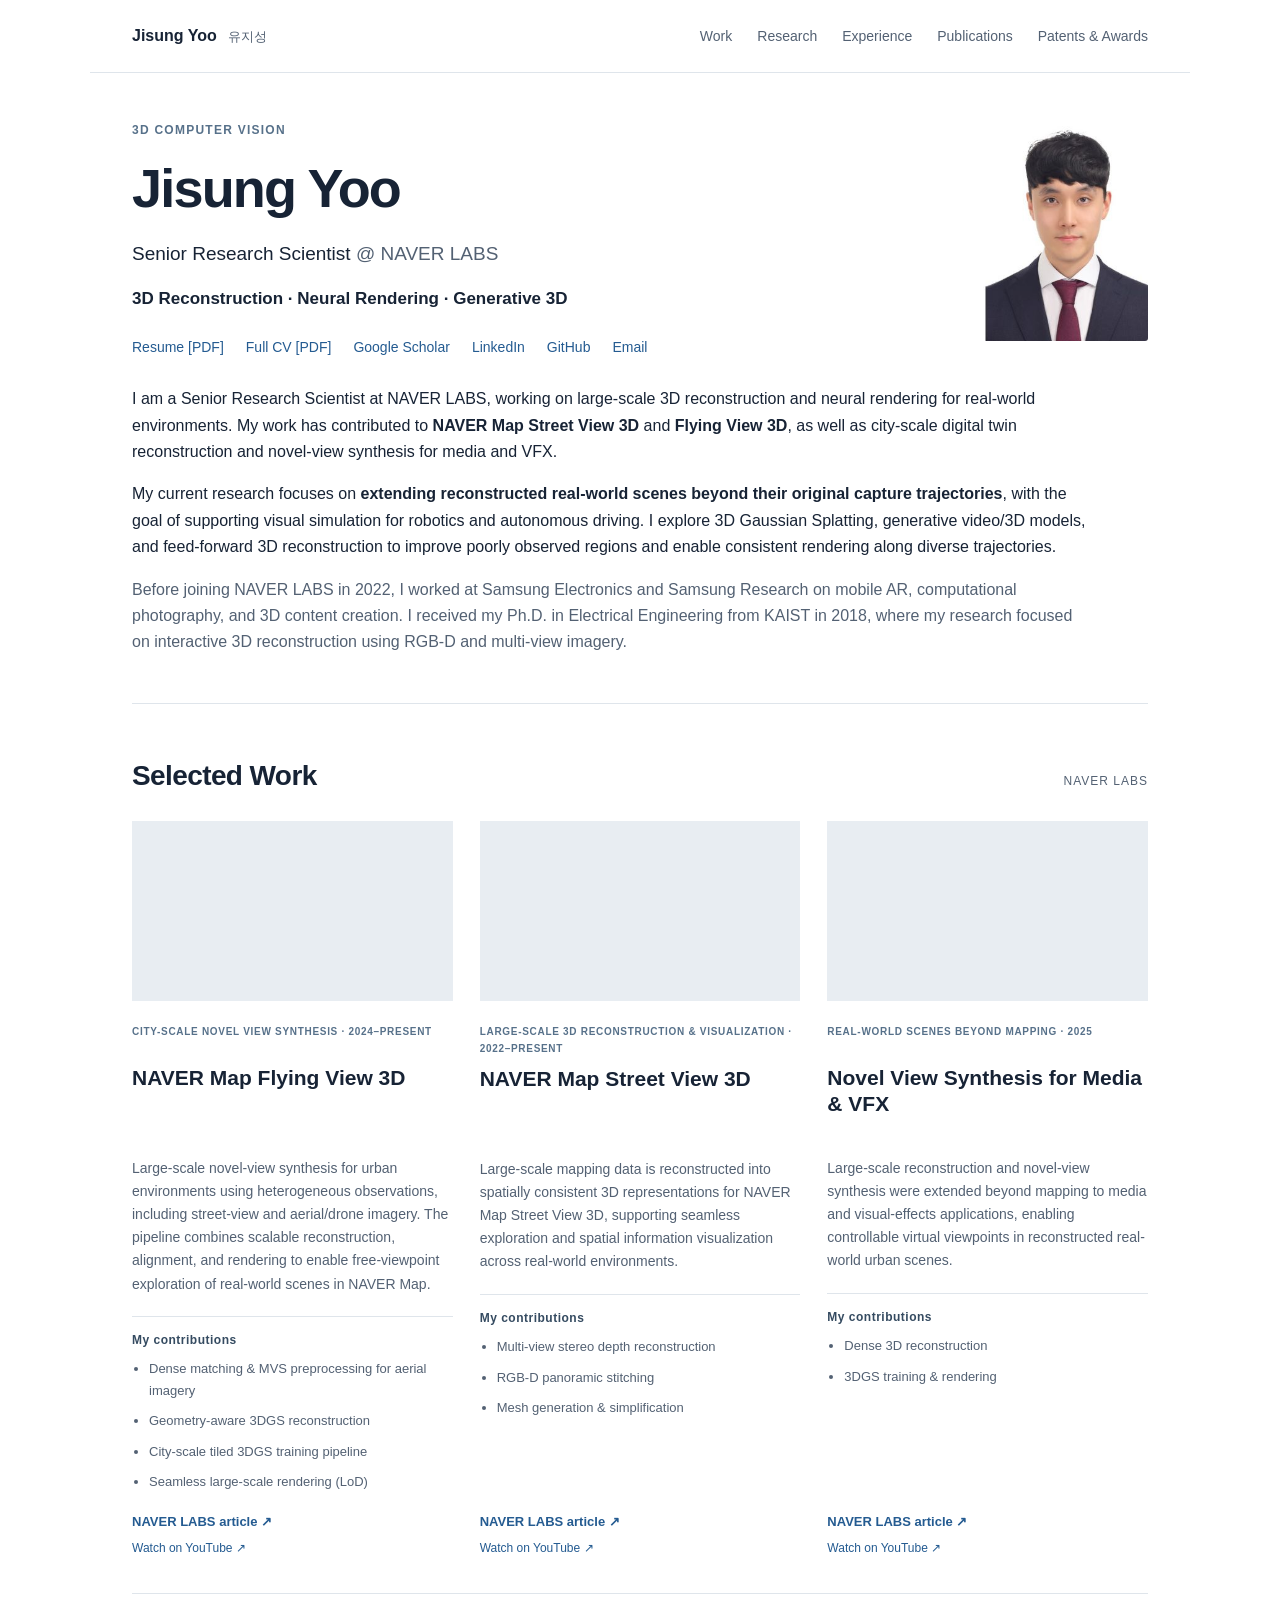
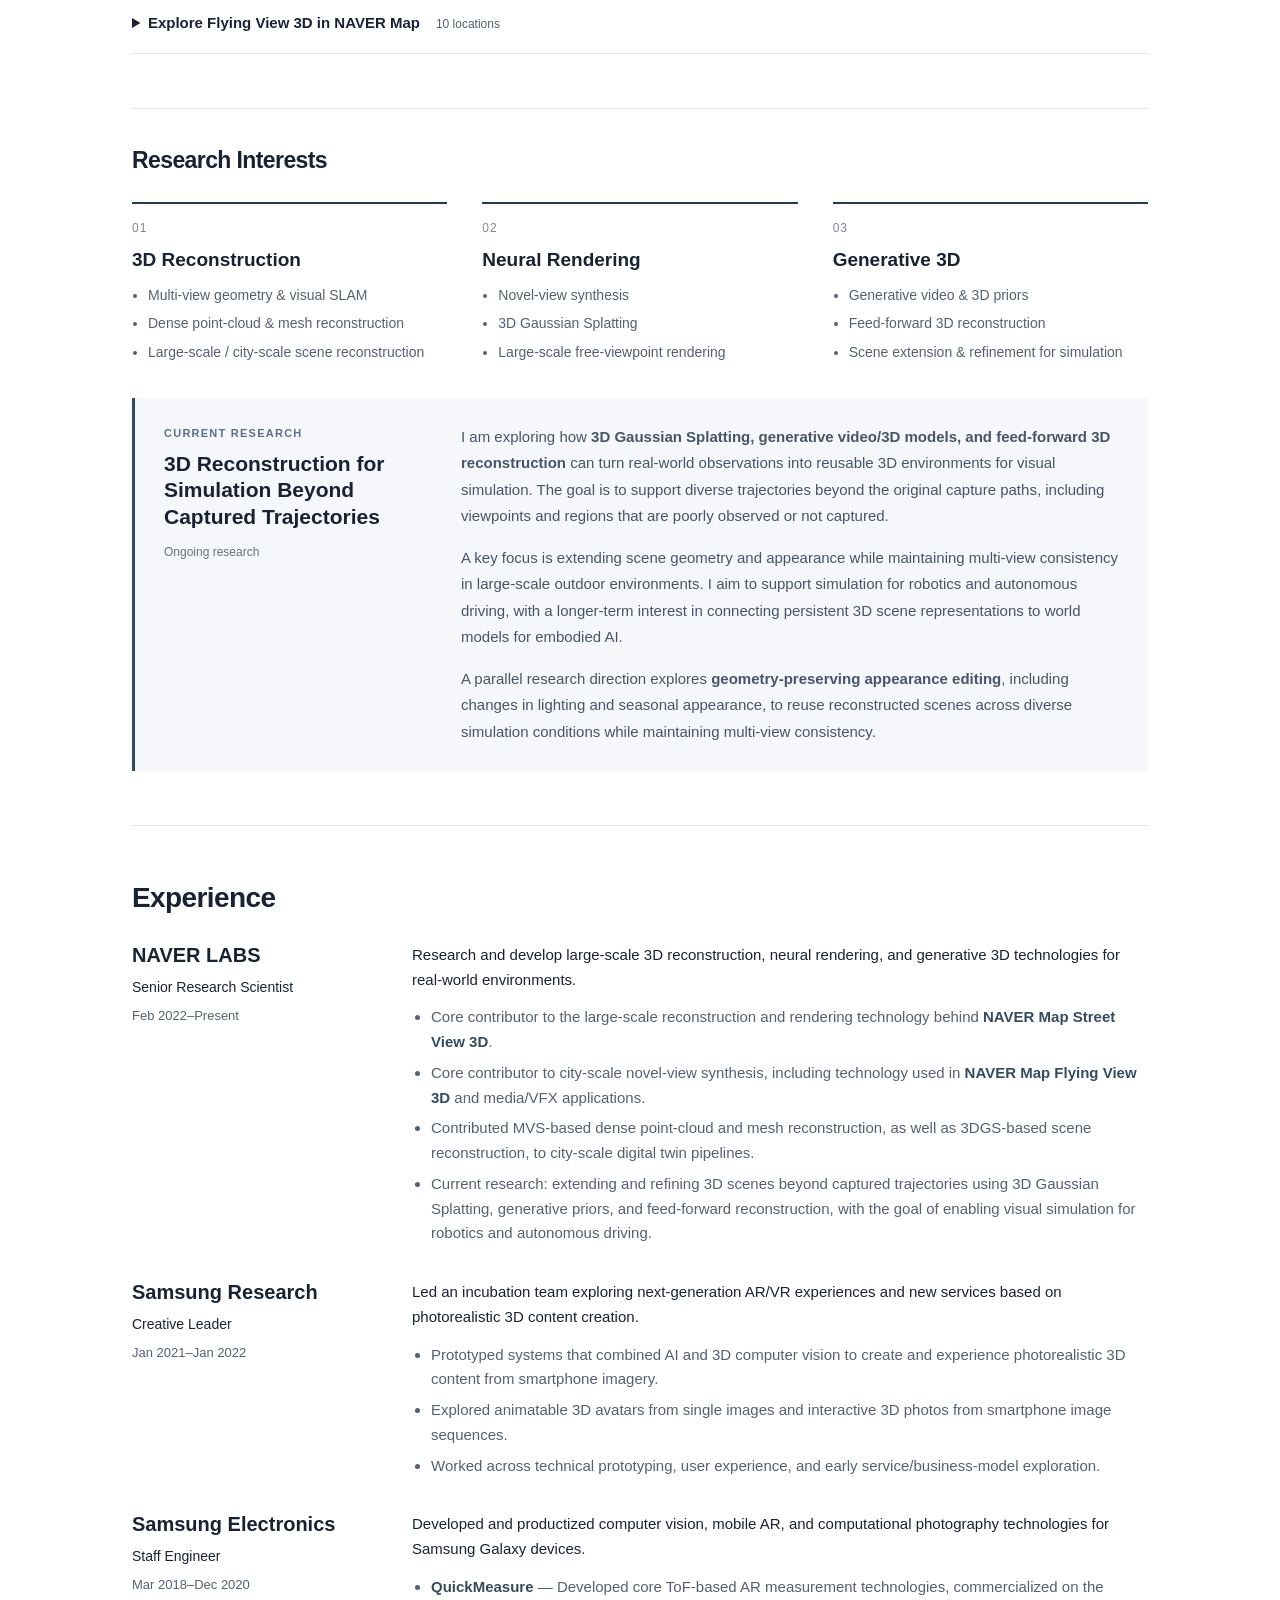
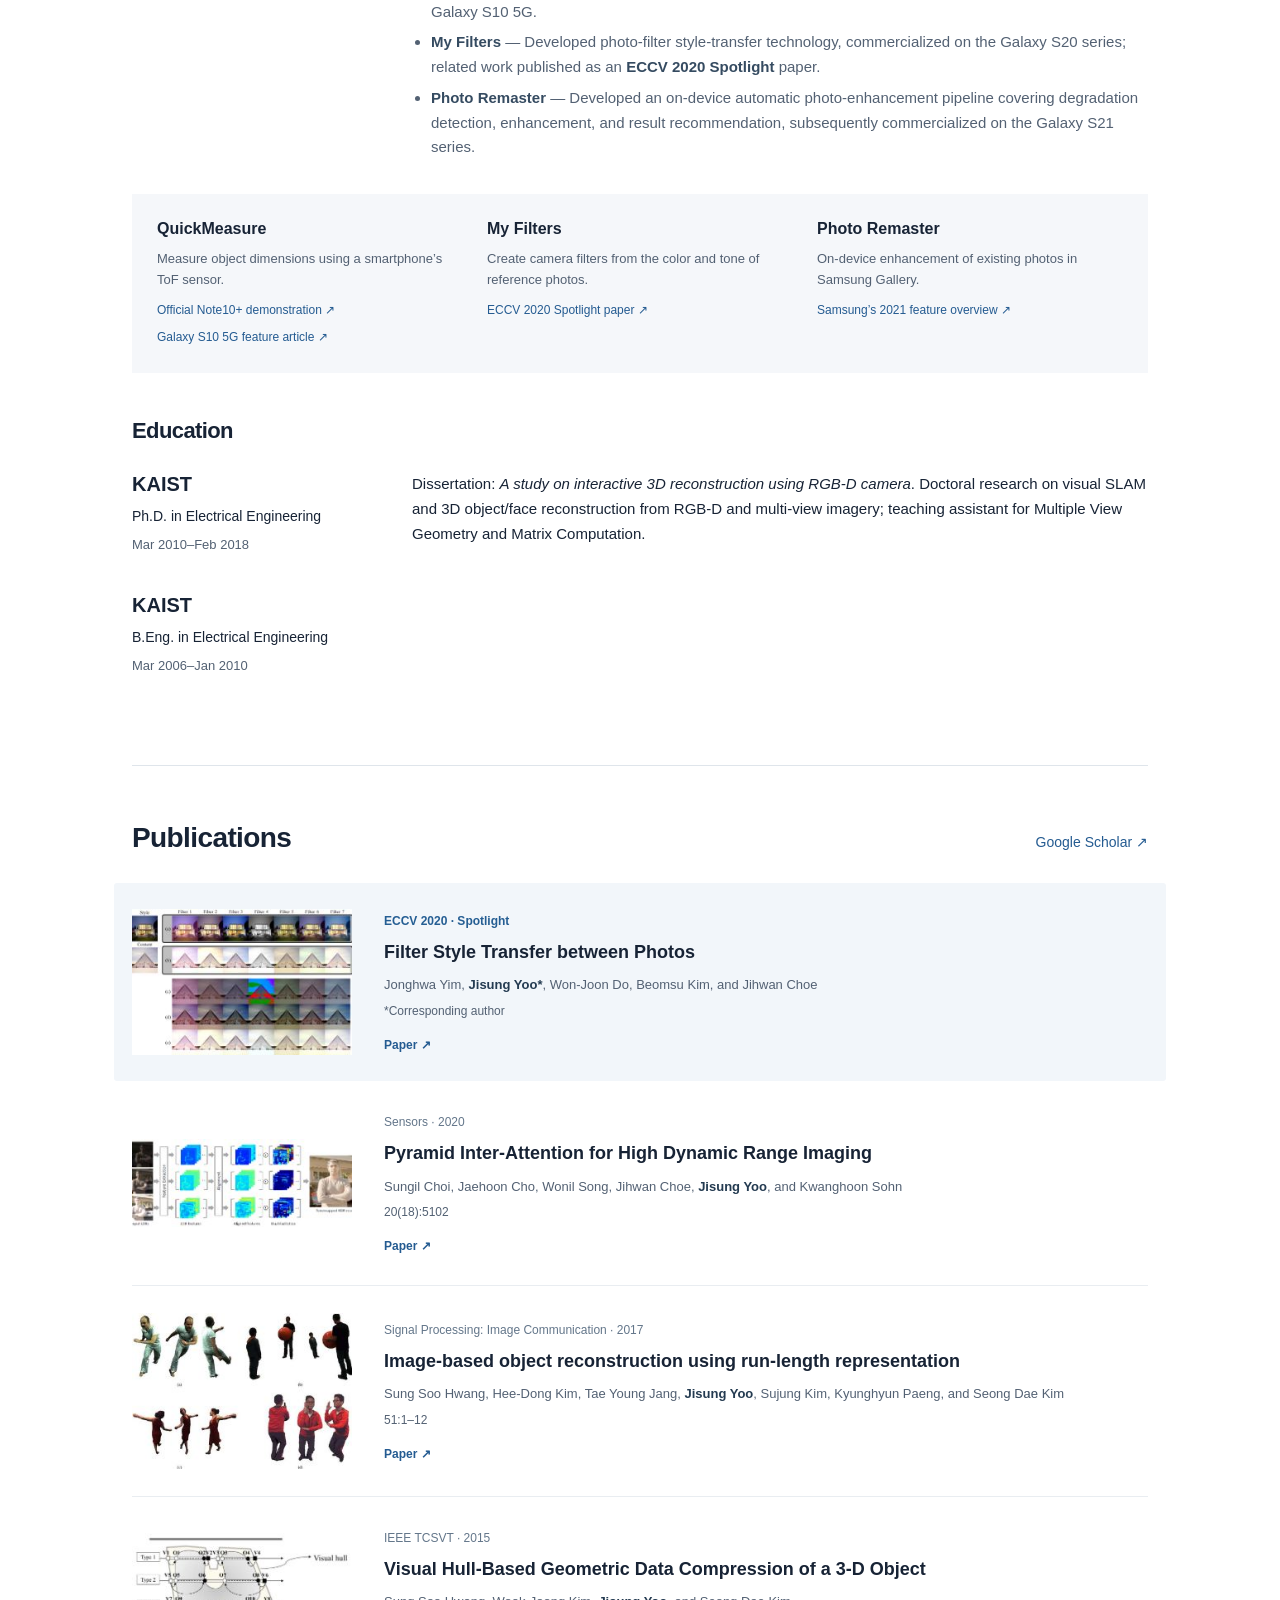
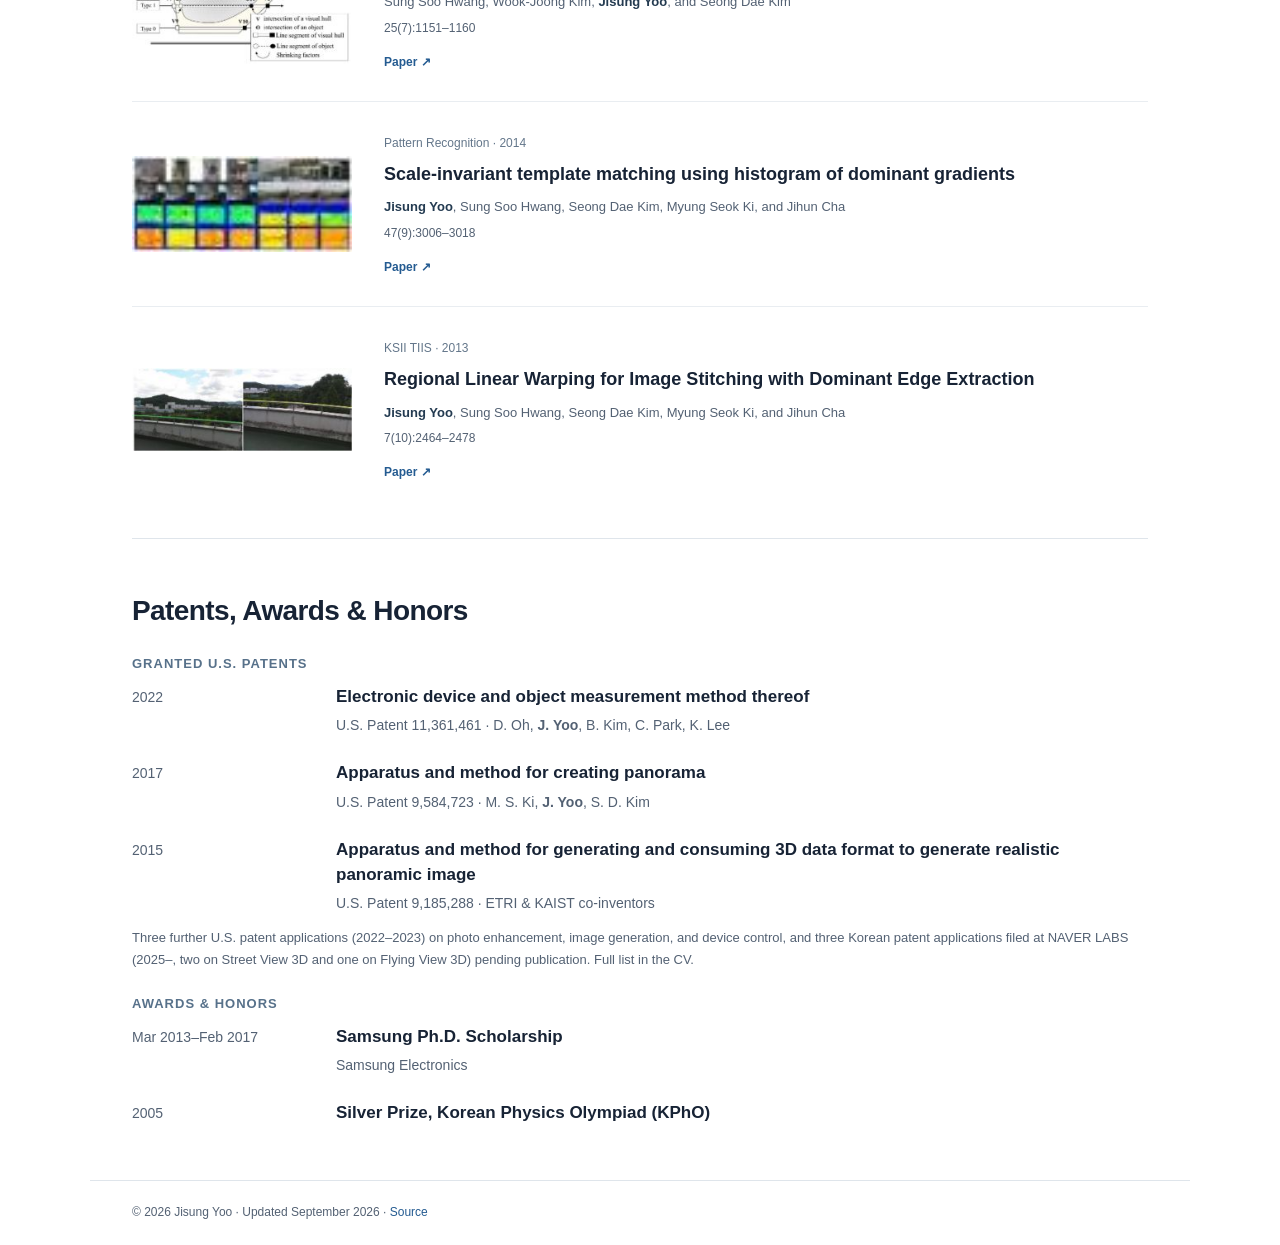
<file: index.html>
<!doctype html>
<html lang="en">
<head>
  <meta charset="utf-8">
  <meta name="viewport" content="width=device-width,initial-scale=1">
  <meta name="description" content="Jisung Yoo, Senior Research Scientist at NAVER LABS. Large-scale 3D reconstruction, neural rendering, and Generative 3D for real-world environments.">
  <title>Jisung Yoo · 3D Vision Research</title>
  <link rel="canonical" href="https://jisung3d.github.io/">
  <meta property="og:type" content="website">
  <meta property="og:site_name" content="Jisung Yoo">
  <meta property="og:title" content="Jisung Yoo · 3D Vision Research">
  <meta property="og:description" content="Senior Research Scientist at NAVER LABS. 3D Reconstruction · Neural Rendering · Generative 3D.">
  <meta property="og:url" content="https://jisung3d.github.io/">
  <meta property="og:image" content="https://jisung3d.github.io/assets/social-preview.png">
  <meta property="og:image:type" content="image/png">
  <meta property="og:image:width" content="1200">
  <meta property="og:image:height" content="630">
  <meta property="og:image:alt" content="Jisung Yoo, Senior Research Scientist at NAVER LABS. 3D Reconstruction, Neural Rendering, and Generative 3D.">
  <meta name="twitter:card" content="summary_large_image">
  <meta name="twitter:title" content="Jisung Yoo · 3D Vision Research">
  <meta name="twitter:description" content="Senior Research Scientist at NAVER LABS. 3D Reconstruction · Neural Rendering · Generative 3D.">
  <meta name="twitter:image" content="https://jisung3d.github.io/assets/social-preview.png">
  <meta name="twitter:image:alt" content="Jisung Yoo · 3D Vision Research">
  <meta name="theme-color" content="#172335">
  <link rel="icon" href="assets/favicon-32.png" type="image/png" sizes="32x32">
  <link rel="icon" href="assets/favicon.svg" type="image/svg+xml" sizes="any">
  <link rel="stylesheet" href="styles.css">
  <script type="application/ld+json">
  {"@context":"https://schema.org","@type":"Person","name":"Jisung Yoo","alternateName":"유지성","jobTitle":"Senior Research Scientist","worksFor":{"@type":"Organization","name":"NAVER LABS"},"alumniOf":{"@type":"CollegeOrUniversity","name":"KAIST"},"url":"https://jisung3d.github.io/","image":"https://jisung3d.github.io/assets/portrait.jpg","email":"mailto:jisung.lucas.yoo@gmail.com","knowsAbout":["3D reconstruction","Neural rendering","3D Gaussian Splatting","Generative 3D"],"sameAs":["https://scholar.google.co.kr/citations?user=WkfzxM8AAAAJ","https://www.linkedin.com/in/jisung-yoo-7b340662","https://github.com/jisung3d"]}
  </script>
</head>
<body>
<header class="site-header"><a class="wordmark" href="#home">Jisung Yoo <span>유지성</span></a><nav aria-label="Main navigation"><a href="#work">Work</a><a href="#research">Research</a><a href="#experience">Experience</a><a href="#publications">Publications</a><a href="#awards">Patents &amp; Awards</a></nav></header>
<main id="home">
  <section class="intro" aria-labelledby="name">
    <div class="intro-heading">
      <p class="eyebrow">3D COMPUTER VISION</p>
      <h1 id="name">Jisung Yoo</h1>
      <p class="position">Senior Research Scientist <span>@ NAVER LABS</span></p>
      <p class="lead">3D Reconstruction · Neural Rendering · Generative 3D</p>
      <div class="inline-links"><a href="assets/Jisung_Yoo_Resume_2026.pdf">Resume [PDF]</a><a href="assets/Jisung_Yoo_CV_2026.pdf">Full CV [PDF]</a><a href="https://scholar.google.co.kr/citations?user=WkfzxM8AAAAJ&amp;hl=en">Google Scholar</a><a href="https://www.linkedin.com/in/jisung-yoo-7b340662">LinkedIn</a><a href="https://github.com/jisung3d">GitHub</a><a href="mailto:jisung.lucas.yoo@gmail.com">Email</a></div>
    </div>
    <img class="portrait" src="assets/portrait.jpg" alt="Jisung Yoo" width="266" height="355">
    <div class="biography">
      <p>I am a Senior Research Scientist at NAVER LABS, working on large-scale 3D reconstruction and neural rendering for real-world environments. My work has contributed to <strong>NAVER Map Street View 3D</strong> and <strong>Flying View 3D</strong>, as well as city-scale digital twin reconstruction and novel-view synthesis for media and VFX.</p>
      <p>My current research focuses on <strong>extending reconstructed real-world scenes beyond their original capture trajectories</strong>, with the goal of supporting visual simulation for robotics and autonomous driving. I explore 3D Gaussian Splatting, generative video/3D models, and feed-forward 3D reconstruction to improve poorly observed regions and enable consistent rendering along diverse trajectories.</p>
      <p>Before joining NAVER LABS in 2022, I worked at Samsung Electronics and Samsung Research on mobile AR, computational photography, and 3D content creation. I received my Ph.D. in Electrical Engineering from KAIST in 2018, where my research focused on interactive 3D reconstruction using RGB-D and multi-view imagery.</p>
    </div>
  </section>

  <section id="work" aria-labelledby="work-heading">
    <div class="section-heading"><h2 id="work-heading">Selected Work</h2><span>NAVER LABS</span></div>
    <div class="work-grid">
      <article class="work-item"><iframe src="https://www.youtube-nocookie.com/embed/MG3cO70XGd0" title="NAVER Map Flying View 3D — official NAVER LABS video" loading="lazy" allow="encrypted-media; picture-in-picture; fullscreen" allowfullscreen></iframe><p class="eyebrow">CITY-SCALE NOVEL VIEW SYNTHESIS · 2024–PRESENT</p><h3>NAVER Map Flying View 3D</h3><p>Large-scale novel-view synthesis for urban environments using heterogeneous observations, including street-view and aerial/drone imagery. The pipeline combines scalable reconstruction, alignment, and rendering to enable free-viewpoint exploration of real-world scenes in NAVER Map.</p><div class="work-contributions"><h4>My contributions</h4><ul><li>Dense matching &amp; MVS preprocessing for aerial imagery</li><li>Geometry-aware 3DGS reconstruction</li><li>City-scale tiled 3DGS training pipeline</li><li>Seamless large-scale rendering (LoD)</li></ul></div><a class="text-link" href="https://www.naverlabs.com/en/blogDetail?seq=34089">NAVER LABS article ↗</a><a class="text-link secondary-link" href="https://www.youtube.com/watch?v=MG3cO70XGd0">Watch on YouTube ↗</a></article>
      <article class="work-item"><iframe src="https://www.youtube-nocookie.com/embed/E2NV9gotpDA" title="NAVER Map Street View 3D — official NAVER LABS video" loading="lazy" allow="encrypted-media; picture-in-picture; fullscreen" allowfullscreen></iframe><p class="eyebrow">LARGE-SCALE 3D RECONSTRUCTION &amp; VISUALIZATION · 2022–PRESENT</p><h3>NAVER Map Street View 3D</h3><p>Large-scale mapping data is reconstructed into spatially consistent 3D representations for NAVER Map Street View 3D, supporting seamless exploration and spatial information visualization across real-world environments.</p><div class="work-contributions"><h4>My contributions</h4><ul><li>Multi-view stereo depth reconstruction</li><li>RGB-D panoramic stitching</li><li>Mesh generation &amp; simplification</li></ul></div><a class="text-link" href="https://www.naverlabs.com/en/blogDetail?seq=34058">NAVER LABS article ↗</a><a class="text-link secondary-link" href="https://www.youtube.com/watch?v=E2NV9gotpDA">Watch on YouTube ↗</a></article>
      <article class="work-item"><iframe src="https://www.youtube-nocookie.com/embed/PWK4Ir7qV8U" title="Novel View Synthesis for Media and VFX — official NAVER LABS video" loading="lazy" allow="encrypted-media; picture-in-picture; fullscreen" allowfullscreen></iframe><p class="eyebrow">REAL-WORLD SCENES BEYOND MAPPING · 2025</p><h3>Novel View Synthesis for Media &amp; VFX</h3><p>Large-scale reconstruction and novel-view synthesis were extended beyond mapping to media and visual-effects applications, enabling controllable virtual viewpoints in reconstructed real-world urban scenes.</p><div class="work-contributions"><h4>My contributions</h4><ul><li>Dense 3D reconstruction</li><li>3DGS training &amp; rendering</li></ul></div><a class="text-link" href="https://www.naverlabs.com/en/blogDetail?seq=34084">NAVER LABS article ↗</a><a class="text-link secondary-link" href="https://www.youtube.com/watch?v=PWK4Ir7qV8U">Watch on YouTube ↗</a></article>
    </div>
    <details class="live-demos"><summary><span>Explore Flying View 3D in NAVER Map</span><span class="count">10 locations</span></summary><p>Desktop: open a location, hover over its map marker, then click the video preview. Mobile: open the location and play the video at the top of its place page.</p><div class="places">
      <a href="https://map.naver.com/p/entry/place/12758193?c=15.00,0,0,3,dh&amp;extraMode=immersive">NAVER 1784 <span>성남</span></a><a href="https://map.naver.com/p/entry/place/11576171?c=13.36,0,0,3,dh&amp;extraMode=immersive">COEX <span>서울</span></a><a href="https://map.naver.com/p/entry/place/18999839?c=13.00,0,0,3,dh&amp;extraMode=immersive">Yeouido <span>서울</span></a><a href="https://map.naver.com/p/entry/place/20118926?c=15.00,0,0,3,dh&amp;extraMode=immersive">Songdo Central Park <span>인천</span></a><a href="https://map.naver.com/p/entry/place/13491459?c=13.59,0,0,3,dh&amp;extraMode=immersive">Suwon Hwaseong Fortress <span>수원</span></a><a href="https://map.naver.com/p/entry/place/13208779?c=15.00,0,0,3,dh&amp;extraMode=immersive">Jeonju Hanok Village <span>전주</span></a><a href="https://map.naver.com/p/entry/place/13491979?c=15.00,0,0,3,dh&amp;extraMode=immersive">Bomun Tourist Complex <span>경주</span></a><a href="https://map.naver.com/p/entry/place/13491139?c=15.00,0,0,3,dh&amp;extraMode=immersive">Gyeongju Historic Areas <span>경주</span></a><a href="https://map.naver.com/p/entry/place/13491921?c=15.00,0,0,3,dh&amp;extraMode=immersive">Haeundae <span>부산</span></a><a href="https://map.naver.com/p/entry/place/13508237?c=15.00,0,0,3,dh&amp;extraMode=immersive">Centum City <span>부산</span></a>
    </div></details>
  </section>

  <section id="research" class="research" aria-labelledby="research-heading">
    <h2 id="research-heading">Research Interests</h2>
    <div class="research-grid">
      <div><span class="field-number">01</span><h3>3D Reconstruction</h3><ul><li>Multi-view geometry &amp; visual SLAM</li><li>Dense point-cloud &amp; mesh reconstruction</li><li>Large-scale / city-scale scene reconstruction</li></ul></div>
      <div><span class="field-number">02</span><h3>Neural Rendering</h3><ul><li>Novel-view synthesis</li><li>3D Gaussian Splatting</li><li>Large-scale free-viewpoint rendering</li></ul></div>
      <div><span class="field-number">03</span><h3>Generative 3D</h3><ul><li>Generative video &amp; 3D priors</li><li>Feed-forward 3D reconstruction</li><li>Scene extension &amp; refinement for simulation</li></ul></div>
    </div>
    <div class="current">
      <div><p class="eyebrow">CURRENT RESEARCH</p><h3>3D Reconstruction for Simulation Beyond Captured Trajectories</h3><span class="status">Ongoing research</span></div>
      <div class="current-copy">
        <p>I am exploring how <strong>3D Gaussian Splatting, generative video/3D models, and feed-forward 3D reconstruction</strong> can turn real-world observations into reusable 3D environments for visual simulation. The goal is to support diverse trajectories beyond the original capture paths, including viewpoints and regions that are poorly observed or not captured.</p>
        <p>A key focus is extending scene geometry and appearance while maintaining multi-view consistency in large-scale outdoor environments. I aim to support simulation for robotics and autonomous driving, with a longer-term interest in connecting persistent 3D scene representations to world models for embodied AI.</p>
        <p>A parallel research direction explores <strong>geometry-preserving appearance editing</strong>, including changes in lighting and seasonal appearance, to reuse reconstructed scenes across diverse simulation conditions while maintaining multi-view consistency.</p>
      </div>
    </div>
  </section>

  <section id="experience" aria-labelledby="experience-heading">
    <h2 id="experience-heading">Experience</h2>
    <article class="experience-row">
      <div><h3>NAVER LABS</h3><p>Senior Research Scientist</p><span class="date">Feb 2022–Present</span></div>
      <div class="experience-details">
        <p>Research and develop large-scale 3D reconstruction, neural rendering, and generative 3D technologies for real-world environments.</p>
        <ul>
          <li>Core contributor to the large-scale reconstruction and rendering technology behind <strong>NAVER Map Street View 3D</strong>.</li>
          <li>Core contributor to city-scale novel-view synthesis, including technology used in <strong>NAVER Map Flying View 3D</strong> and media/VFX applications.</li>
          <li>Contributed MVS-based dense point-cloud and mesh reconstruction, as well as 3DGS-based scene reconstruction, to city-scale digital twin pipelines.</li>
          <li>Current research: extending and refining 3D scenes beyond captured trajectories using 3D Gaussian Splatting, generative priors, and feed-forward reconstruction, with the goal of enabling visual simulation for robotics and autonomous driving.</li>
        </ul>
      </div>
    </article>
    <article class="experience-row">
      <div><h3>Samsung Research</h3><p>Creative Leader</p><span class="date">Jan 2021–Jan 2022</span></div>
      <div class="experience-details">
        <p>Led an incubation team exploring next-generation AR/VR experiences and new services based on photorealistic 3D content creation.</p>
        <ul>
          <li>Prototyped systems that combined AI and 3D computer vision to create and experience photorealistic 3D content from smartphone imagery.</li>
          <li>Explored animatable 3D avatars from single images and interactive 3D photos from smartphone image sequences.</li>
          <li>Worked across technical prototyping, user experience, and early service/business-model exploration.</li>
        </ul>
      </div>
    </article>
    <article class="experience-row">
      <div><h3>Samsung Electronics</h3><p>Staff Engineer</p><span class="date">Mar 2018–Dec 2020</span></div>
      <div class="experience-details">
        <p>Developed and productized computer vision, mobile AR, and computational photography technologies for Samsung Galaxy devices.</p>
        <ul>
          <li><strong>QuickMeasure</strong> — Developed core ToF-based AR measurement technologies, commercialized on the Galaxy S10 5G.</li>
          <li><strong>My Filters</strong> — Developed photo-filter style-transfer technology, commercialized on the Galaxy S20 series; related work published as an <strong>ECCV 2020 Spotlight</strong> paper.</li>
          <li><strong>Photo Remaster</strong> — Developed an on-device automatic photo-enhancement pipeline covering degradation detection, enhancement, and result recommendation, subsequently commercialized on the Galaxy S21 series.</li>
        </ul>
      </div>
    </article>
    <div class="product-notes"><article><h3>QuickMeasure</h3><p>Measure object dimensions using a smartphone’s ToF sensor.</p><a href="https://www.youtube.com/watch?v=hYufQmmnie8">Official Note10+ demonstration ↗</a><a href="https://news.samsung.com/global/how-to-use-ar-on-the-galaxy-s10-to-find-the-perfect-appliances-for-your-home">Galaxy S10 5G feature article ↗</a></article><article><h3>My Filters</h3><p>Create camera filters from the color and tone of reference photos.</p><a href="https://arxiv.org/abs/2007.07925">ECCV 2020 Spotlight paper ↗</a></article><article><h3>Photo Remaster</h3><p>On-device enhancement of existing photos in Samsung Gallery.</p><a href="https://news.samsung.com/global/video-galaxy-s21-tech-talk-9-gallery-and-photo-editor">Samsung’s 2021 feature overview ↗</a></article></div>
    <h2 id="education-heading" class="subsection-heading">Education</h2>
    <article class="experience-row">
      <div><h3>KAIST</h3><p>Ph.D. in Electrical Engineering</p><span class="date">Mar 2010–Feb 2018</span></div>
      <div class="experience-details"><p>Dissertation: <em>A study on interactive 3D reconstruction using RGB-D camera</em>. Doctoral research on visual SLAM and 3D object/face reconstruction from RGB-D and multi-view imagery; teaching assistant for Multiple View Geometry and Matrix Computation.</p></div>
    </article>
    <article class="experience-row">
      <div><h3>KAIST</h3><p>B.Eng. in Electrical Engineering</p><span class="date">Mar 2006–Jan 2010</span></div>
      <div class="experience-details"></div>
    </article>
  </section>

  <section id="publications" aria-labelledby="publications-heading">
    <div class="section-heading"><h2 id="publications-heading">Publications</h2><a href="https://scholar.google.co.kr/citations?user=WkfzxM8AAAAJ&amp;hl=en">Google Scholar ↗</a></div>
    <article class="paper featured-paper"><a class="paper-figure" href="https://arxiv.org/abs/2007.07925"><img src="assets/filter-style-transfer.jpg" alt="Examples of photo filter style transfer from the original publication" loading="lazy"></a><div><span class="venue spotlight">ECCV 2020 · Spotlight</span><h3><a href="https://arxiv.org/abs/2007.07925">Filter Style Transfer between Photos</a></h3><p>Jonghwa Yim, <strong>Jisung Yoo*</strong>, Won-Joon Do, Beomsu Kim, and Jihwan Choe</p><p class="paper-detail">*Corresponding author</p><a class="text-link" href="https://arxiv.org/abs/2007.07925">Paper ↗</a></div></article>
    <article class="paper"><a class="paper-figure" href="https://www.mdpi.com/1424-8220/20/18/5102"><img src="assets/hdr.jpg" alt="Pyramid inter-attention network for high dynamic range imaging" loading="lazy"></a><div><span class="venue">Sensors · 2020</span><h3><a href="https://www.mdpi.com/1424-8220/20/18/5102">Pyramid Inter-Attention for High Dynamic Range Imaging</a></h3><p>Sungil Choi, Jaehoon Cho, Wonil Song, Jihwan Choe, <strong>Jisung Yoo</strong>, and Kwanghoon Sohn</p><p class="paper-detail">20(18):5102</p><a class="text-link" href="https://www.mdpi.com/1424-8220/20/18/5102">Paper ↗</a></div></article>
    <article class="paper"><a class="paper-figure" href="https://www.sciencedirect.com/science/article/abs/pii/S0923596516301655"><img src="assets/run-length.jpg" alt="Object reconstruction examples using run-length representation" loading="lazy"></a><div><span class="venue">Signal Processing: Image Communication · 2017</span><h3><a href="https://www.sciencedirect.com/science/article/abs/pii/S0923596516301655">Image-based object reconstruction using run-length representation</a></h3><p>Sung Soo Hwang, Hee-Dong Kim, Tae Young Jang, <strong>Jisung Yoo</strong>, Sujung Kim, Kyunghyun Paeng, and Seong Dae Kim</p><p class="paper-detail">51:1–12</p><a class="text-link" href="https://www.sciencedirect.com/science/article/abs/pii/S0923596516301655">Paper ↗</a></div></article>
    <article class="paper"><a class="paper-figure" href="https://ieeexplore.ieee.org/document/6915847"><img src="assets/visual-hull.jpg" alt="Visual hull-based geometric data compression results" loading="lazy"></a><div><span class="venue">IEEE TCSVT · 2015</span><h3><a href="https://ieeexplore.ieee.org/document/6915847">Visual Hull-Based Geometric Data Compression of a 3-D Object</a></h3><p>Sung Soo Hwang, Wook-Joong Kim, <strong>Jisung Yoo</strong>, and Seong Dae Kim</p><p class="paper-detail">25(7):1151–1160</p><a class="text-link" href="https://ieeexplore.ieee.org/document/6915847">Paper ↗</a></div></article>
    <article class="paper"><a class="paper-figure" href="https://www.sciencedirect.com/science/article/abs/pii/S0031320314000685"><img src="assets/template-matching.jpg" alt="Scale-invariant template matching results" loading="lazy"></a><div><span class="venue">Pattern Recognition · 2014</span><h3><a href="https://www.sciencedirect.com/science/article/abs/pii/S0031320314000685">Scale-invariant template matching using histogram of dominant gradients</a></h3><p><strong>Jisung Yoo</strong>, Sung Soo Hwang, Seong Dae Kim, Myung Seok Ki, and Jihun Cha</p><p class="paper-detail">47(9):3006–3018</p><a class="text-link" href="https://www.sciencedirect.com/science/article/abs/pii/S0031320314000685">Paper ↗</a></div></article>
    <article class="paper"><a class="paper-figure paired" href="https://doi.org/10.3837/tiis.2013.10.008"><img src="assets/stitching-a.jpg" alt="Input views for regional linear warping" loading="lazy"></a><div><span class="venue">KSII TIIS · 2013</span><h3><a href="https://doi.org/10.3837/tiis.2013.10.008">Regional Linear Warping for Image Stitching with Dominant Edge Extraction</a></h3><p><strong>Jisung Yoo</strong>, Sung Soo Hwang, Seong Dae Kim, Myung Seok Ki, and Jihun Cha</p><p class="paper-detail">7(10):2464–2478</p><a class="text-link" href="https://doi.org/10.3837/tiis.2013.10.008">Paper ↗</a></div></article>
  </section>
  <section id="awards" aria-labelledby="awards-heading">
    <h2 id="awards-heading">Patents, Awards &amp; Honors</h2>
    <h3 class="list-label">Granted U.S. patents</h3>
    <ul class="awards-list">
      <li><span class="award-date">2022</span><div><h3>Electronic device and object measurement method thereof</h3><p>U.S. Patent 11,361,461 · D. Oh, <strong>J. Yoo</strong>, B. Kim, C. Park, K. Lee</p></div></li>
      <li><span class="award-date">2017</span><div><h3>Apparatus and method for creating panorama</h3><p>U.S. Patent 9,584,723 · M. S. Ki, <strong>J. Yoo</strong>, S. D. Kim</p></div></li>
      <li><span class="award-date">2015</span><div><h3>Apparatus and method for generating and consuming 3D data format to generate realistic panoramic image</h3><p>U.S. Patent 9,185,288 · ETRI &amp; KAIST co-inventors</p></div></li>
    </ul>
    <p class="list-note">Three further U.S. patent applications (2022–2023) on photo enhancement, image generation, and device control, and three Korean patent applications filed at NAVER LABS (2025–, two on Street View 3D and one on Flying View 3D) pending publication. Full list in the CV.</p>
    <h3 class="list-label">Awards &amp; honors</h3>
    <ul class="awards-list">
      <li><span class="award-date">Mar 2013–Feb 2017</span><div><h3>Samsung Ph.D. Scholarship</h3><p>Samsung Electronics</p></div></li>
      <li><span class="award-date">2005</span><div><h3>Silver Prize, Korean Physics Olympiad (KPhO)</h3></div></li>
    </ul>
  </section>
</main>
<footer class="site-footer"><p class="copyright">© 2026 Jisung Yoo · Updated September 2026 · <a href="https://github.com/jisung3d/jisung3d.github.io">Source</a></p></footer>
</body>
</html>
</file>
<file: styles.css>
:root{color-scheme:light;--ink:#172335;--muted:#536173;--link:#245b91;--line:#dfe5eb;--soft:#f5f7fa}*{box-sizing:border-box}html{scroll-behavior:smooth;scroll-padding-top:28px}body{margin:0;background:#fff;color:var(--ink);font-family:Arial,Helvetica,sans-serif;font-size:16px;line-height:1.65}a{color:var(--link);text-decoration:none;text-underline-offset:4px}a:hover{text-decoration:underline}a:focus-visible,summary:focus-visible{outline:3px solid #377ab7;outline-offset:5px}p{margin:0 0 16px}h1,h2,h3{line-height:1.25;margin:0}h1{font-size:54px;letter-spacing:-1.8px;font-weight:600}h2{font-size:28px;letter-spacing:-.6px;font-weight:600;margin-bottom:28px}h3{font-size:19px;font-weight:600}ul{padding-left:19px;margin:0}li+li{margin-top:6px}.site-header,main,footer{max-width:1100px;margin:auto;padding-left:42px;padding-right:42px}.site-header{display:flex;justify-content:space-between;align-items:center;gap:28px;padding-top:23px;padding-bottom:23px;border-bottom:1px solid var(--line)}.wordmark{font-weight:600;color:var(--ink)}.wordmark span{font-size:13px;color:var(--muted);margin-left:7px;font-weight:400}nav{display:flex;gap:25px;font-size:14px}nav a{color:var(--muted)}section{padding:54px 0;border-bottom:1px solid var(--line)}.intro{display:grid;grid-template-columns:minmax(0,1fr) 165px;gap:65px;align-items:center;padding-top:64px;padding-bottom:47px}.intro>div>p:not(.eyebrow){max-width:670px}.eyebrow{font-size:12px;letter-spacing:1.25px;color:#57718a;font-weight:600;margin-bottom:14px}.position{font-size:19px;margin-top:15px;margin-bottom:16px}.position span{color:var(--muted)}.lead{font-weight:600;font-size:17px}.intro>div>p:last-of-type{color:var(--muted)}.portrait{width:165px;height:220px;object-fit:cover;border-radius:3px}.inline-links{display:flex;flex-wrap:wrap;gap:8px 22px;font-size:14px;margin-top:23px}.research{padding-top:37px}.research h2{font-size:23px}.research-grid{display:grid;grid-template-columns:repeat(3,minmax(0,1fr));gap:35px}.research-grid>div{border-top:2px solid #233b55;padding-top:15px}.field-number{font-size:12px;letter-spacing:1px;color:#7a8997;display:block;margin-bottom:9px}.research-grid h3{font-size:19px;margin-bottom:12px}.research-grid ul{font-size:14px;color:var(--muted);padding-left:16px;line-height:1.6}.current{display:grid;grid-template-columns:260px minmax(0,1fr);gap:37px;margin-top:35px;padding:26px 29px;background:var(--soft);border-left:3px solid #2c4b69}.current .eyebrow{font-size:11px;margin-bottom:9px}.current h3{font-size:21px}.status{font-size:12px;color:#627486;display:inline-block;margin-top:13px}.current>p{font-size:15px;color:#45556a;margin:0;line-height:1.75}.section-heading{display:flex;align-items:baseline;justify-content:space-between;gap:20px}.section-heading>span{color:var(--muted);font-size:12px;letter-spacing:1px}.section-heading>a{font-size:14px}.work-grid{display:grid;grid-template-columns:repeat(3,minmax(0,1fr));gap:27px}.work-item iframe{width:100%;aspect-ratio:16/9;border:0;background:#e8edf2;display:block;margin-bottom:23px}.work-item .eyebrow{font-size:10px;letter-spacing:.7px;min-height:16px;margin-bottom:9px}.work-item h3{font-size:21px;min-height:53px;margin-bottom:13px}.work-item p:not(.eyebrow){font-size:14px;color:var(--muted)}.text-link{font-size:13px;font-weight:600}.secondary-link{font-size:12px;font-weight:400;display:block;margin-top:7px}.live-demos{margin-top:34px;border-top:1px solid var(--line);border-bottom:1px solid var(--line);padding:17px 0}.live-demos summary{cursor:pointer;font-size:15px;font-weight:600}.count{font-size:12px;color:var(--muted);font-weight:400;margin-left:16px}.live-demos p{color:var(--muted);font-size:14px;margin-top:18px}.places{display:grid;grid-template-columns:repeat(2,minmax(0,1fr));gap:0 30px}.places a{padding:11px 0;border-bottom:1px solid #edf0f3;font-size:14px;display:flex;justify-content:space-between;gap:12px}.places span{font-size:12px;color:var(--muted)}.experience-row{display:grid;grid-template-columns:240px minmax(0,1fr);gap:40px;margin-bottom:34px}.experience-row h3{font-size:20px;margin-bottom:8px}.experience-row p{margin:0;font-size:14px}.date{display:block;font-size:13px;color:var(--muted);margin-top:6px}.experience-row ul{font-size:15px;color:var(--muted)}.product-notes{display:grid;grid-template-columns:repeat(3,minmax(0,1fr));gap:24px;padding:25px;background:var(--soft);margin-top:15px}.product-notes h3{font-size:16px;margin-bottom:9px}.product-notes p{font-size:13px;color:var(--muted);margin-bottom:10px}.product-notes a{font-size:12px;display:block;margin-top:7px}.paper{display:grid;grid-template-columns:220px minmax(0,1fr);gap:32px;align-items:center;padding:27px 0;border-bottom:1px solid #e9edf1}.paper:last-child{border:0;padding-bottom:0}.paper-figure{display:block}.paper-figure img{display:block;width:100%;height:auto;max-height:165px;object-fit:contain}.paired img+img{margin-top:8px}.paper h3{font-size:18px;line-height:1.4;margin:7px 0 9px}.paper h3 a{color:var(--ink)}.paper p{font-size:13px;color:var(--muted);margin-bottom:6px;line-height:1.65}.paper p strong{color:#243b51}.paper .paper-detail{font-size:12px;margin:3px 0 9px}.venue{font-size:12px;color:#63768a}.spotlight{color:#255e93;font-weight:600}.featured-paper{background:#f2f6fa;margin-left:-18px;margin-right:-18px;padding:24px 18px;border:0;border-radius:3px}.paper .text-link{font-size:12px}#publications{border:0}footer{padding-top:39px;padding-bottom:28px;border-top:1px solid var(--line)}footer h2{font-size:23px;margin-bottom:10px}footer p{color:var(--muted);font-size:14px}.copyright{font-size:12px;margin-top:30px;margin-bottom:0}@media(max-width:780px){.site-header,main,footer{padding-left:26px;padding-right:26px}.site-header{flex-wrap:wrap;gap:14px}nav{gap:20px}.intro{gap:28px;grid-template-columns:minmax(0,1fr) 125px}.portrait{width:125px;height:167px}h1{font-size:43px}.position{font-size:17px}.lead{font-size:15px}.research-grid{gap:19px}.research-grid h3{font-size:16px}.research-grid ul{font-size:13px}.current{grid-template-columns:1fr;gap:18px}.current h3 br{display:none}.current .status{margin-top:8px}.work-grid{grid-template-columns:1fr;gap:35px}.work-item{display:grid;grid-template-columns:44% minmax(0,1fr);column-gap:23px}.work-item iframe{grid-column:1;grid-row:1/7;margin:0}.work-item>*:not(iframe){grid-column:2}.work-item h3{min-height:0;font-size:19px}.work-item .eyebrow{margin-bottom:9px}.experience-row{grid-template-columns:190px minmax(0,1fr);gap:22px}.paper{grid-template-columns:180px minmax(0,1fr);gap:24px}.paper h3{font-size:17px}.product-notes{gap:18px;padding:20px}}@media(max-width:540px){body{font-size:15px}.site-header,main,footer{padding-left:22px;padding-right:22px}.site-header{padding-top:17px;padding-bottom:17px}.wordmark{font-size:15px}nav{width:100%;justify-content:space-between;gap:8px;font-size:13px}section{padding:37px 0}.intro{padding-top:37px;padding-bottom:33px;display:block;position:relative}.intro h1{font-size:40px;padding-right:87px}.intro .eyebrow{font-size:10px;padding-right:90px}.intro .position{max-width:calc(100% - 90px);font-size:15px;margin-top:12px;line-height:1.5}.position span{display:block}.portrait{position:absolute;right:0;top:40px;width:75px;height:100px}.lead{font-size:15px;margin-top:23px}.inline-links{gap:8px 20px;font-size:13px;margin-top:19px}h2{font-size:25px;margin-bottom:23px}.research-grid{grid-template-columns:1fr;gap:19px}.research-grid>div{display:grid;grid-template-columns:26px minmax(0,1fr);column-gap:8px;padding-top:14px;border-top:1px solid var(--line)}.field-number{grid-column:1;grid-row:1/3;margin-top:2px}.research-grid h3{grid-column:2;font-size:18px;margin-bottom:8px}.research-grid ul{grid-column:2;font-size:14px}.current{margin-top:26px;padding:22px 20px}.current h3{font-size:20px}.current>p{font-size:14px}.work-item{display:block}.work-item iframe{margin-bottom:17px}.work-item h3{font-size:22px}.work-item .eyebrow{font-size:10px}.work-item p:not(.eyebrow){font-size:15px}.work-item .text-link{font-size:14px}.work-item .secondary-link{font-size:13px}.count{display:block;margin:4px 0 0 18px}.places{grid-template-columns:1fr}.experience-row{grid-template-columns:1fr;gap:14px}.experience-row ul{font-size:14px}.product-notes{grid-template-columns:1fr;gap:24px}.product-notes h3{font-size:17px}.product-notes p{font-size:14px}.product-notes a{font-size:13px}.paper{grid-template-columns:minmax(0,1fr);gap:14px;align-items:start;padding:24px 0}.paper>div{grid-row:1;min-width:0}.paper-figure{grid-row:2;margin-top:0;width:min(220px,100%)}.paper h3{font-size:17px;line-height:1.4}.paper p{font-size:13px}.venue{font-size:12px}.paper .text-link{display:inline-block;min-height:30px}.featured-paper{margin:0 -11px;padding:20px 11px}.section-heading>a{font-size:12px}.section-heading{gap:10px}}@media(prefers-reduced-motion:reduce){html{scroll-behavior:auto}}

/* Keep the biography readable without reserving a portrait column beside it. */
.intro{column-gap:48px;row-gap:27px;align-items:start;padding-top:48px}
.intro-heading{grid-column:1;grid-row:1;align-self:center;min-width:0}
.intro>.portrait{grid-column:2;grid-row:1}
.intro .intro-heading>.lead{color:var(--ink)}
.biography{grid-column:1 / span 2;width:100%;max-width:960px}
.intro>.biography>p:not(.eyebrow){max-width:none}
.biography p:last-child{margin-bottom:0}
.biography strong{font-weight:600}
.current-copy p{font-size:15px;color:#45556a;line-height:1.75}
.current-copy p:last-child{margin-bottom:0}
.current-copy strong{font-weight:600}
.experience-details{min-width:0}
.experience-row .experience-details>p{font-size:15px;color:var(--ink);margin:0 0 13px}
.experience-details li strong{font-weight:600;color:#354b61}
.work-item{display:flex;flex-direction:column;align-items:flex-start}
.work-item iframe{flex-shrink:0}
.work-item .eyebrow{min-height:32px}
.work-item h3{min-height:79px}
.work-item p.role{margin-top:auto;padding-top:10px}
.section-heading h2{flex:1;min-width:0}
.section-heading>a{flex-shrink:0}
@media(max-width:780px){
  .intro{column-gap:28px}
  .work-item{display:grid;grid-template-columns:44% minmax(0,1fr);align-items:start}
  .work-item iframe{grid-row:1/8}
  .work-item .eyebrow,.work-item h3{min-height:0}
  .work-item p.role{margin-top:0;padding-top:0}
}
@media(max-width:540px){
  .intro{padding-top:37px}
  .biography{margin-top:25px}
  .current-copy p{font-size:14px}
  .experience-row .experience-details>p{font-size:14px}
  .work-item{display:block}
  .section-heading{display:block;margin-bottom:23px}
  .section-heading h2{margin-bottom:8px}
  .section-heading>span,.section-heading>a{display:inline-block}
  .paper>div,.paper>.paper-figure{grid-column:1}
  .paper h3{overflow-wrap:anywhere}
}

/* Closing recognition section; document and contact links remain in the hero. */
#awards{border-top:1px solid var(--line);border-bottom:0}
.awards-list{list-style:none;padding:0;margin:0}
.awards-list li{display:grid;grid-template-columns:180px minmax(0,1fr);gap:24px;align-items:baseline}
.awards-list li+li{margin-top:24px}
.award-date{font-size:14px;color:var(--muted)}
.awards-list h3{font-size:17px;line-height:1.45}
.awards-list p{font-size:14px;color:var(--muted);margin:5px 0 0}
.site-footer{padding-top:22px;padding-bottom:22px}
.site-footer .copyright{margin:0}
@media(max-width:540px){
  .awards-list li{grid-template-columns:1fr;gap:5px}
  .award-date{font-size:13px}
}

/* Separate individual contributions from the project overview. */
.work-contributions{width:100%;margin:4px 0 18px;padding-top:15px;border-top:1px solid var(--line)}
.work-contributions h4{margin:0 0 10px;font-size:12px;line-height:1.4;font-weight:600;letter-spacing:.5px;color:#354b61}
.work-contributions ul{padding-left:17px;font-size:13px;line-height:1.65;color:var(--muted)}
.work-contributions li+li{margin-top:9px}
@media(min-width:781px){.work-item>.text-link:not(.secondary-link){margin-top:auto}}
@media(max-width:540px){.work-contributions ul{font-size:14px}}

.subsection-heading{font-size:22px;margin-top:44px}
.list-label{font-size:13px;letter-spacing:1px;text-transform:uppercase;color:#57718a;margin:26px 0 12px}
.awards-list+.list-label{margin-top:30px}
.list-note{font-size:13px;color:var(--muted);margin:12px 0 0}
.experience-row .experience-details:empty{display:none}
@media(max-width:540px){.subsection-heading{font-size:21px;margin-top:32px}}
</file>
